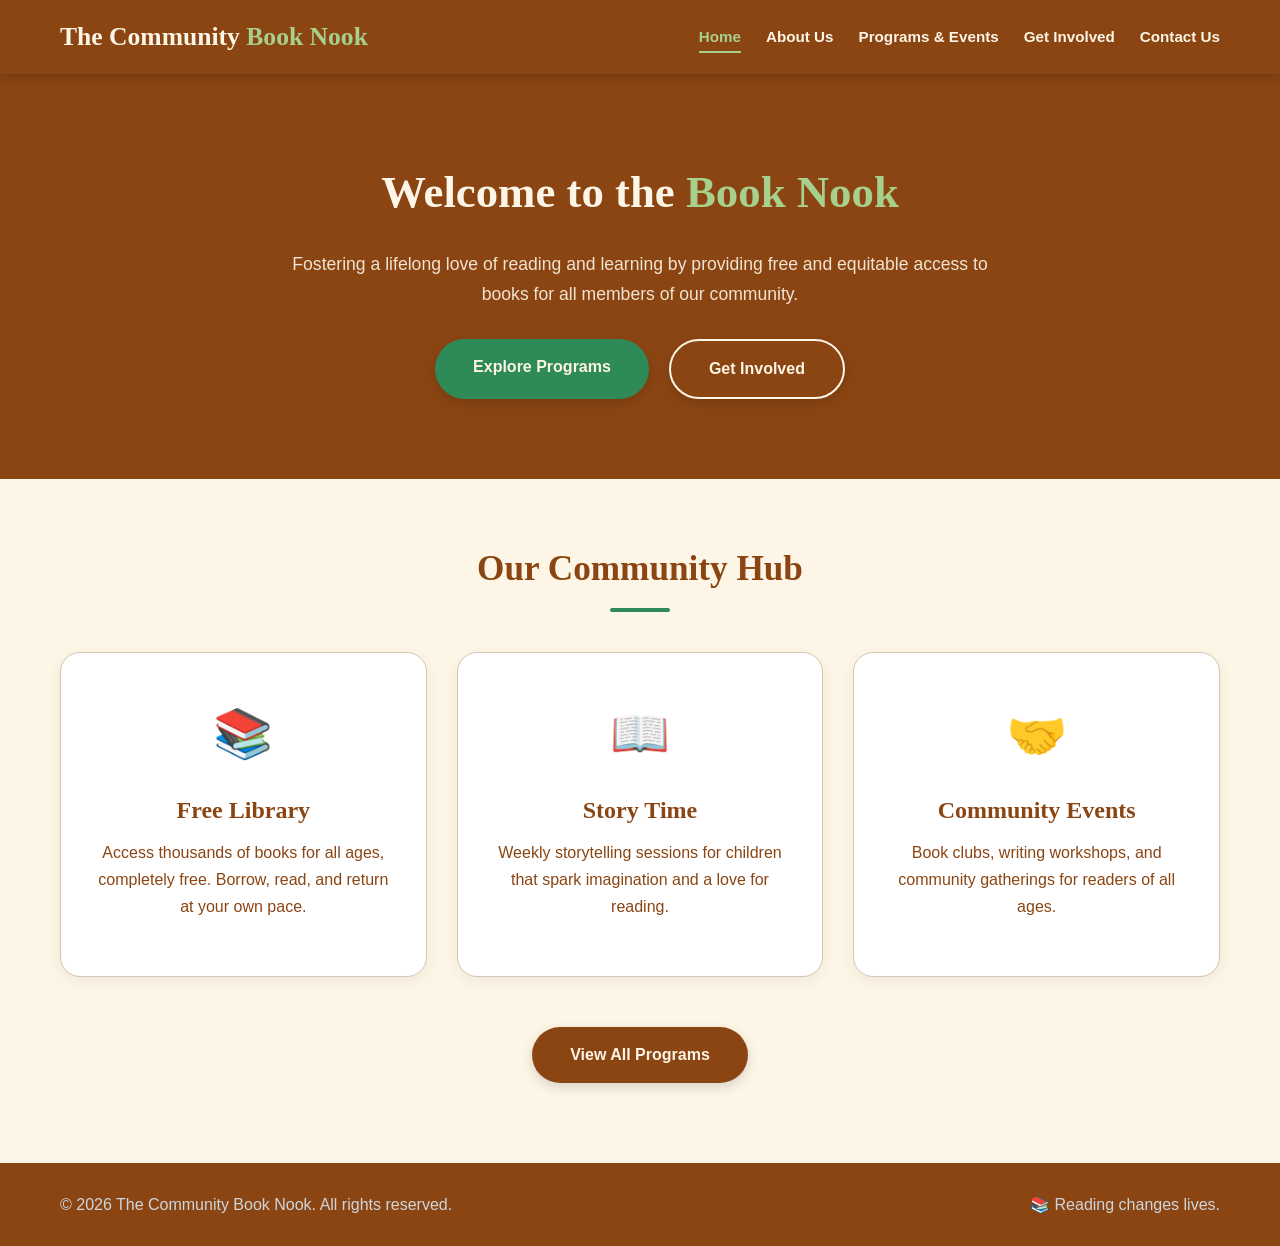
<file: untitled folder 3/index.html>
<!DOCTYPE html>
<html lang="en">
<head>
    <meta charset="UTF-8" />
    <meta name="viewport" content="width=device-width, initial-scale=1.0"/>
    <title>The Community Book Nook | Fostering a Love for Reading</title>
    <!-- SEO Meta Tags -->
    <meta name="description" content="The Community Book Nook provides free and equitable access to books for all. Join our story times, book clubs, and community events in Cape Town.">
    <meta name="keywords" content="community library, free books, Cape Town reading, story time, book club, non-profit library">
    <link rel="stylesheet" href="style.css">
</head>
<body>

<!-- HEADER -->
<header>
    <div class="container nav-container">
        <div class="logo">The Community <span>Book Nook</span></div>
        <ul class="nav-links">
            <li><a href="index.html" class="active">Home</a></li>
            <li><a href="about.html">About Us</a></li>
            <li><a href="programs.html">Programs & Events</a></li>
            <li><a href="get-involved.html">Get Involved</a></li>
            <li><a href="contact.html">Contact Us</a></li>
        </ul>
    </div>
</header>

<!-- HERO SECTION -->
<section style="background: #8B4513; color: #FDF5E6; text-align: center; padding: 80px 0;">
    <div class="container">
        <h1 style="color: #FDF5E6; margin-bottom: 20px;">Welcome to the <span style="color: #A8D08D;">Book Nook</span></h1>
        <p style="max-width: 700px; margin: 0 auto 30px; font-size: 1.1rem; opacity: 0.9;">
            Fostering a lifelong love of reading and learning by providing free and equitable access to books for all members of our community.
        </p>
        <div style="display: flex; gap: 20px; justify-content: center; flex-wrap: wrap;">
            <a href="programs.html" class="btn">Explore Programs</a>
            <a href="get-involved.html" class="btn" style="background: transparent; border: 2px solid #FDF5E6;">Get Involved</a>
        </div>
    </div>
</section>

<!-- COMMUNITY HUB FEATURES -->
<section>
    <div class="container">
        <h2 class="section-title">Our Community Hub</h2>
        
        <div class="feature-grid">
            <!-- Feature 1 -->
            <div class="feature-card">
                <div class="icon">📚</div>
                <h3>Free Library</h3>
                <p>Access thousands of books for all ages, completely free. Borrow, read, and return at your own pace.</p>
            </div>
            
            <!-- Feature 2 -->
            <div class="feature-card">
                <div class="icon">📖</div>
                <h3>Story Time</h3>
                <p>Weekly storytelling sessions for children that spark imagination and a love for reading.</p>
            </div>
            
            <!-- Feature 3 -->
            <div class="feature-card">
                <div class="icon">🤝</div>
                <h3>Community Events</h3>
                <p>Book clubs, writing workshops, and community gatherings for readers of all ages.</p>
            </div>
        </div>

        <div style="text-align: center; margin-top: 50px;">
            <a href="programs.html" class="btn btn-secondary">View All Programs</a>
        </div>
    </div>
</section>

<!-- FOOTER -->
<footer>
    <div class="container">
        <span>&copy; 2026 The Community Book Nook. All rights reserved.</span>
        <span>📚 Reading changes lives.</span>
    </div>
</footer>

<script src="script.js"></script>
</body>
</html>
</file>
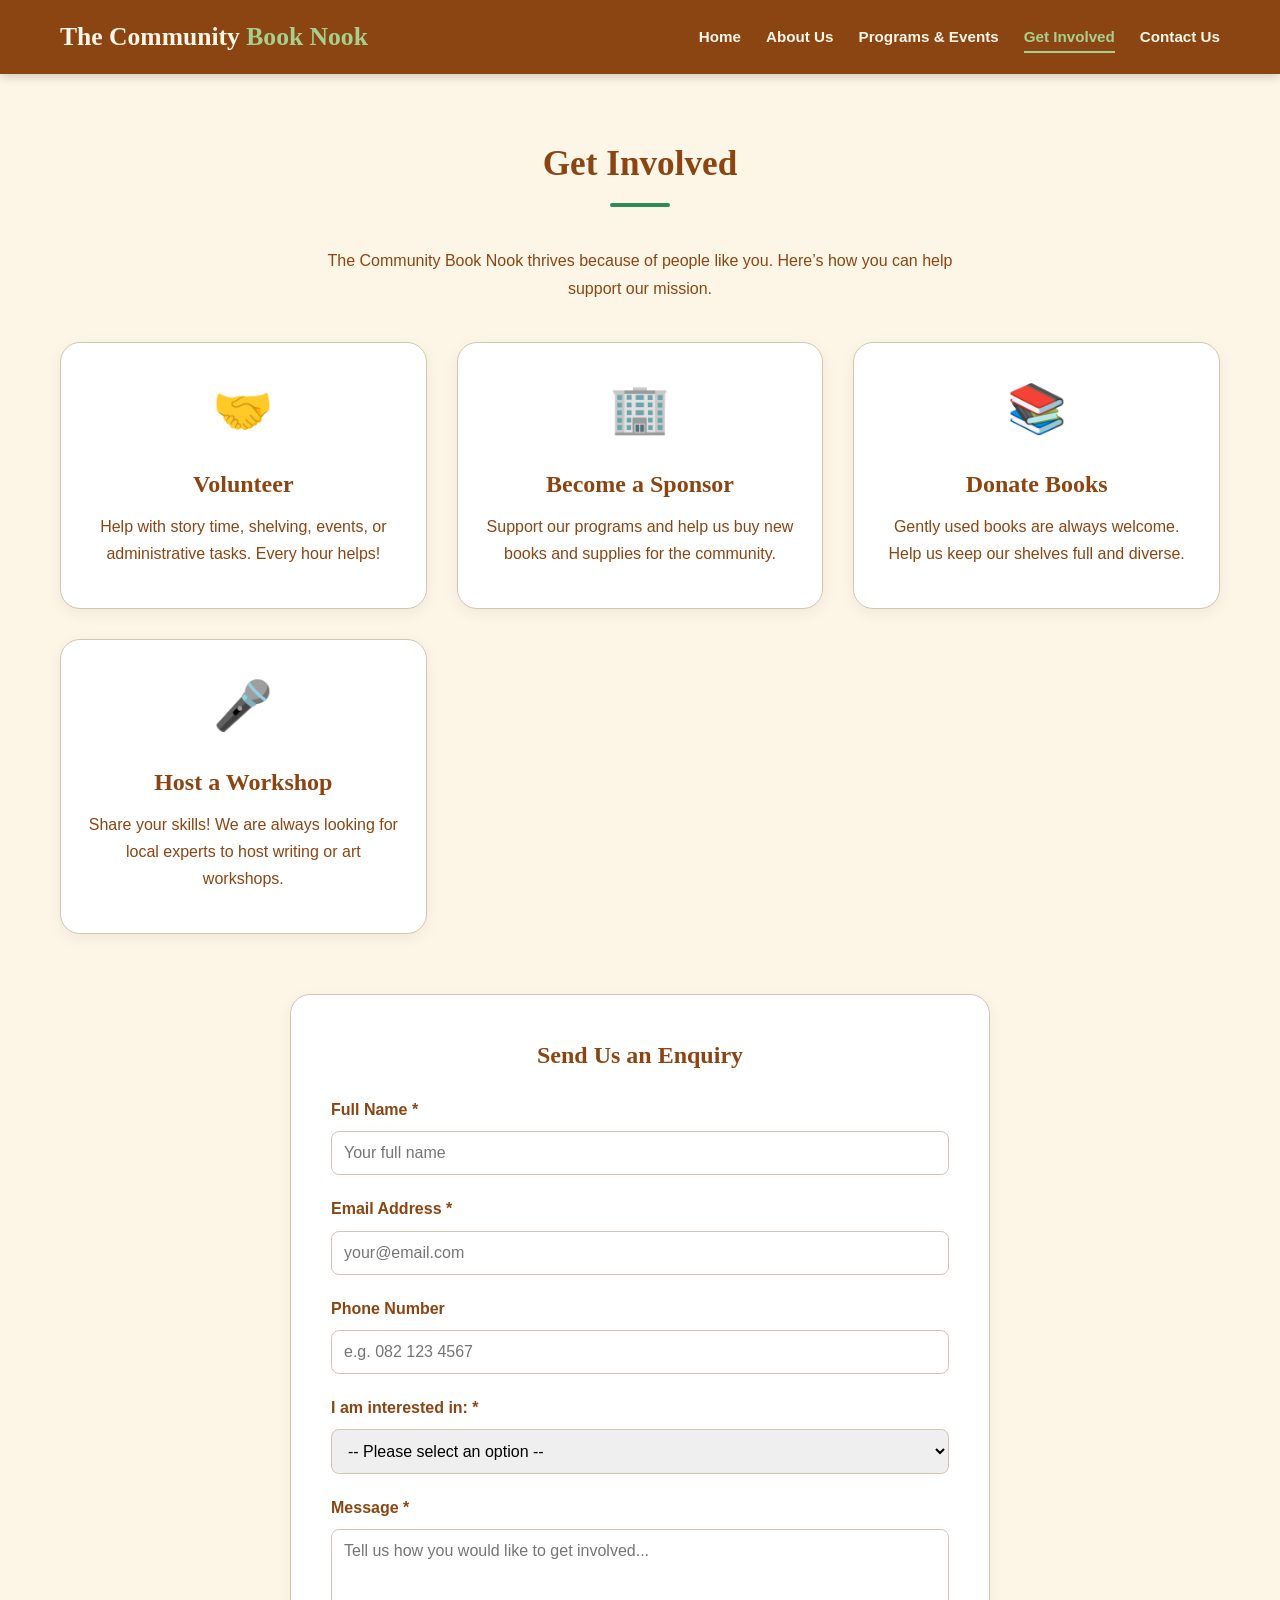
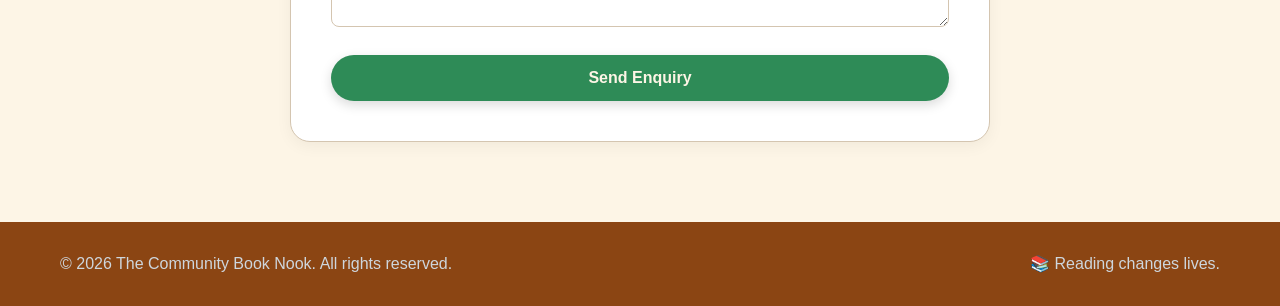
<file: untitled folder 3/get-involved.html>
<!DOCTYPE html>
<html lang="en">
<head>
    <meta charset="UTF-8" />
    <meta name="viewport" content="width=device-width, initial-scale=1.0"/>
    <title>Get Involved | The Community Book Nook</title>
    <!-- SEO Meta Tags -->
    <meta name="description" content="Support The Community Book Nook. Find out how to volunteer, sponsor, donate books, or host a workshop to help our community thrive.">
    <meta name="keywords" content="volunteer library, donate books, sponsor community, library workshop, help community book nook">
    <link rel="stylesheet" href="style.css">
</head>
<body>

<!-- HEADER -->
<header>
    <div class="container nav-container">
        <div class="logo">The Community <span>Book Nook</span></div>
        <ul class="nav-links">
            <li><a href="index.html">Home</a></li>
            <li><a href="about.html">About Us</a></li>
            <li><a href="programs.html">Programs & Events</a></li>
            <li><a href="get-involved.html" class="active">Get Involved</a></li>
            <li><a href="contact.html">Contact Us</a></li>
        </ul>
    </div>
</header>

<!-- GET INVOLVED CONTENT -->
<section>
    <div class="container">
        <h2 class="section-title">Get Involved</h2>
        <p style="text-align:center; max-width:650px; margin:0 auto 2.5rem;">
            The Community Book Nook thrives because of people like you. Here’s how you can help support our mission.
        </p>

        <!-- Ways to Help Grid -->
        <div class="feature-grid" style="margin-bottom: 60px;">
            <div class="feature-card" style="padding: 25px;">
                <div class="icon">🤝</div>
                <h3>Volunteer</h3>
                <p>Help with story time, shelving, events, or administrative tasks. Every hour helps!</p>
            </div>
            <div class="feature-card" style="padding: 25px;">
                <div class="icon">🏢</div>
                <h3>Become a Sponsor</h3>
                <p>Support our programs and help us buy new books and supplies for the community.</p>
            </div>
            <div class="feature-card" style="padding: 25px;">
                <div class="icon">📚</div>
                <h3>Donate Books</h3>
                <p>Gently used books are always welcome. Help us keep our shelves full and diverse.</p>
            </div>
            <div class="feature-card" style="padding: 25px;">
                <div class="icon">🎤</div>
                <h3>Host a Workshop</h3>
                <p>Share your skills! We are always looking for local experts to host writing or art workshops.</p>
            </div>
        </div>

        <!-- Enquiry Form -->
        <div style="max-width: 700px; margin: 0 auto; background: #fff; padding: 40px; border-radius: 20px; border: 1px solid #d4c5b0; box-shadow: 0 4px 16px rgba(0,0,0,0.05);">
            <h3 style="margin-bottom: 20px; text-align: center;">Send Us an Enquiry</h3>
            
            <div class="success-message">✅ Thank you for your enquiry! We will contact you shortly with more information.</div>
            
            <!-- The class "ajax-form" triggers the validation and submission logic in script.js -->
            <form class="ajax-form">
                <div class="form-group">
                    <label for="fullName">Full Name *</label>
                    <input type="text" id="fullName" required placeholder="Your full name">
                    <span class="error-message">This field is required.</span>
                </div>
                
                <div class="form-group">
                    <label for="email">Email Address *</label>
                    <input type="email" id="email" required placeholder="your@email.com">
                    <span class="error-message">This field is required.</span>
                </div>

                <div class="form-group">
                    <label for="phone">Phone Number</label>
                    <input type="tel" id="phone" placeholder="e.g. 082 123 4567">
                </div>
                
                <div class="form-group">
                    <label for="interest">I am interested in: *</label>
                    <select id="interest" required>
                        <option value="">-- Please select an option --</option>
                        <option value="volunteer">Volunteering</option>
                        <option value="sponsor">Becoming a Sponsor</option>
                        <option value="donate">Donating Books</option>
                        <option value="host">Hosting a Workshop</option>
                    </select>
                    <span class="error-message">Please select an option.</span>
                </div>

                <div class="form-group">
                    <label for="message">Message *</label>
                    <textarea id="message" rows="4" required placeholder="Tell us how you would like to get involved..."></textarea>
                    <span class="error-message">This field is required.</span>
                </div>
                
                <button type="submit" class="btn" style="width: 100%;">Send Enquiry</button>
            </form>
        </div>

    </div>
</section>

<!-- FOOTER -->
<footer>
    <div class="container">
        <span>&copy; 2026 The Community Book Nook. All rights reserved.</span>
        <span>📚 Reading changes lives.</span>
    </div>
</footer>

<script src="script.js"></script>
</body>
</html>
</file>
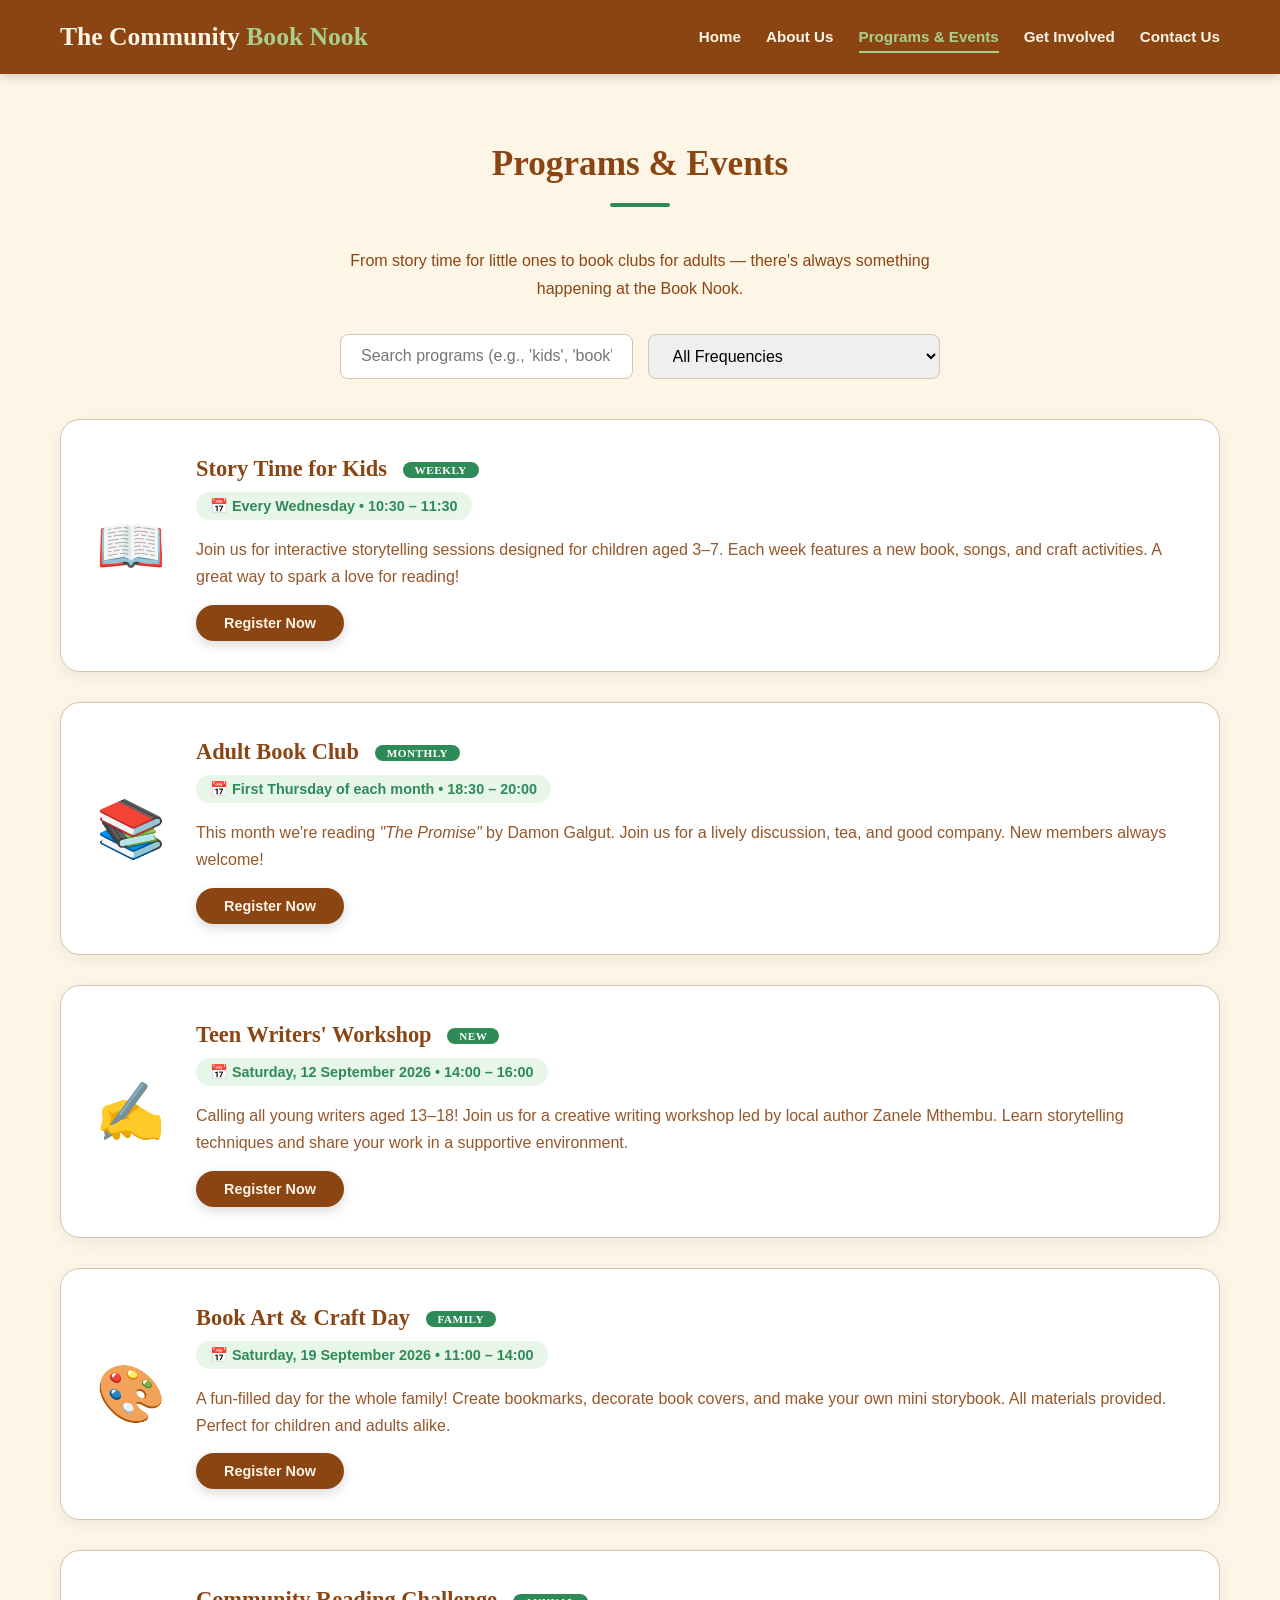
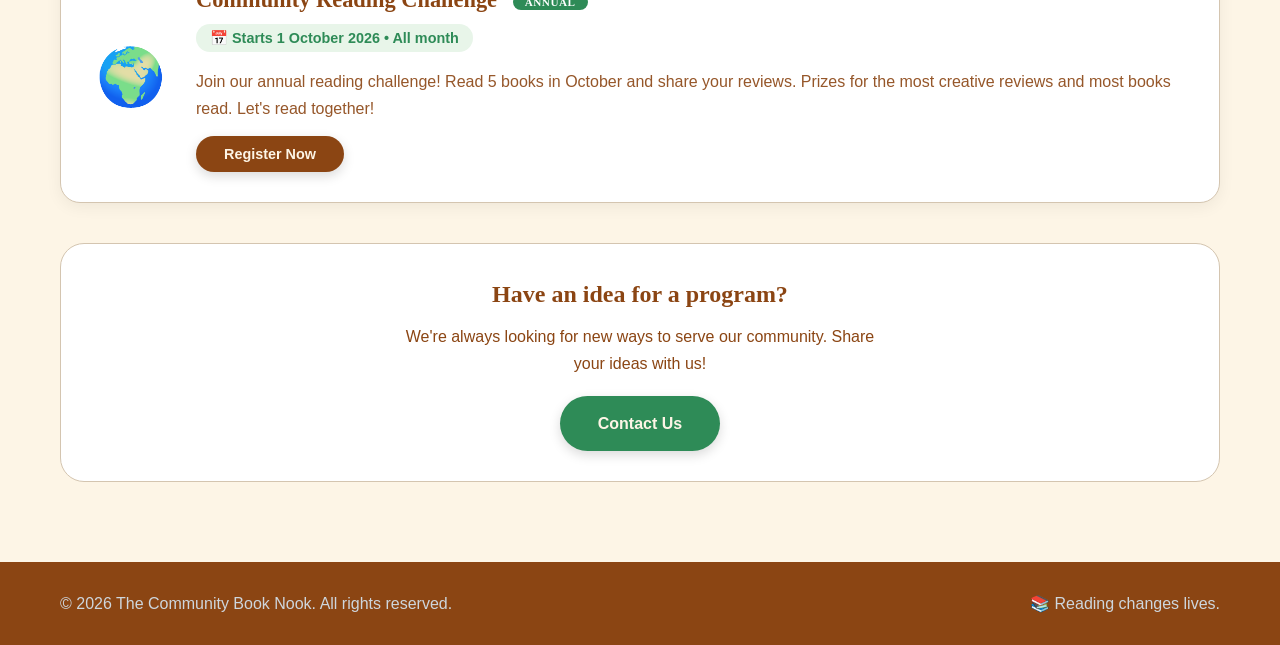
<file: untitled folder 3/programs.html>
<!DOCTYPE html>
<html lang="en">
<head>
    <meta charset="UTF-8" />
    <meta name="viewport" content="width=device-width, initial-scale=1.0"/>
    <title>Programs & Events | The Community Book Nook</title>
    <!-- SEO Meta Tags -->
    <meta name="description" content="Explore weekly story times, monthly book clubs, and creative workshops at The Community Book Nook. Find events for all ages in Cape Town.">
    <meta name="keywords" content="community library events, kids story time, adult book club, teen writing workshop, Cape Town library">
    <link rel="stylesheet" href="style.css">
    <!-- Leaflet Map CSS (if needed later) -->
</head>
<body>

<!-- HEADER -->
<header>
    <div class="container nav-container">
        <div class="logo">The Community <span>Book Nook</span></div>
        <ul class="nav-links">
            <li><a href="index.html">Home</a></li>
            <li><a href="about.html">About Us</a></li>
            <li><a href="programs.html" class="active">Programs & Events</a></li>
            <li><a href="get-involved.html">Get Involved</a></li>
            <li><a href="contact.html">Contact Us</a></li>
        </ul>
    </div>
</header>

<!-- PROGRAMS CONTENT -->
<section>
    <div class="container">
        <h2 class="section-title">Programs & Events</h2>
        <p style="text-align:center; max-width:650px; margin:0 auto 2rem;">
            From story time for little ones to book clubs for adults — there's always something happening at the Book Nook.
        </p>

        <!-- Dynamic Search & Filter -->
        <div class="search-bar">
            <input type="text" id="searchInput" placeholder="Search programs (e.g., 'kids', 'book')..." aria-label="Search programs">
            <select id="filterSelect" aria-label="Filter by frequency">
                <option value="all">All Frequencies</option>
                <option value="weekly">Weekly</option>
                <option value="monthly">Monthly</option>
                <option value="new">New</option>
                <option value="family">Family</option>
                <option value="annual">Annual</option>
            </select>
        </div>

        <!-- Program 1 -->
        <div class="program-card">
            <div class="icon">📖</div>
            <div class="info">
                <h3>Story Time for Kids <span class="badge">Weekly</span></h3>
                <div class="date">📅 Every Wednesday • 10:30 – 11:30</div>
                <p>Join us for interactive storytelling sessions designed for children aged 3–7. Each week features a new book, songs, and craft activities. A great way to spark a love for reading!</p>
                <button class="btn btn-secondary open-modal" style="padding:10px 28px; font-size:0.9rem;">Register Now</button>
            </div>
        </div>

        <!-- Program 2 -->
        <div class="program-card">
            <div class="icon">📚</div>
            <div class="info">
                <h3>Adult Book Club <span class="badge">Monthly</span></h3>
                <div class="date">📅 First Thursday of each month • 18:30 – 20:00</div>
                <p>This month we're reading <em>"The Promise"</em> by Damon Galgut. Join us for a lively discussion, tea, and good company. New members always welcome!</p>
                <button class="btn btn-secondary open-modal" style="padding:10px 28px; font-size:0.9rem;">Register Now</button>
            </div>
        </div>

        <!-- Program 3 -->
        <div class="program-card">
            <div class="icon">✍️</div>
            <div class="info">
                <h3>Teen Writers' Workshop <span class="badge">New</span></h3>
                <div class="date">📅 Saturday, 12 September 2026 • 14:00 – 16:00</div>
                <p>Calling all young writers aged 13–18! Join us for a creative writing workshop led by local author Zanele Mthembu. Learn storytelling techniques and share your work in a supportive environment.</p>
                <button class="btn btn-secondary open-modal" style="padding:10px 28px; font-size:0.9rem;">Register Now</button>
            </div>
        </div>

        <!-- Program 4 -->
        <div class="program-card">
            <div class="icon">🎨</div>
            <div class="info">
                <h3>Book Art & Craft Day <span class="badge">Family</span></h3>
                <div class="date">📅 Saturday, 19 September 2026 • 11:00 – 14:00</div>
                <p>A fun-filled day for the whole family! Create bookmarks, decorate book covers, and make your own mini storybook. All materials provided. Perfect for children and adults alike.</p>
                <button class="btn btn-secondary open-modal" style="padding:10px 28px; font-size:0.9rem;">Register Now</button>
            </div>
        </div>

        <!-- Program 5 -->
        <div class="program-card">
            <div class="icon">🌍</div>
            <div class="info">
                <h3>Community Reading Challenge <span class="badge">Annual</span></h3>
                <div class="date">📅 Starts 1 October 2026 • All month</div>
                <p>Join our annual reading challenge! Read 5 books in October and share your reviews. Prizes for the most creative reviews and most books read. Let's read together!</p>
                <button class="btn btn-secondary open-modal" style="padding:10px 28px; font-size:0.9rem;">Register Now</button>
            </div>
        </div>

        <!-- Call to Action -->
        <div style="text-align:center; margin-top:40px; padding:30px 20px; background:#fff; border-radius:24px; border:1px solid #d4c5b0;">
            <h3 style="margin-bottom:8px;">Have an idea for a program?</h3>
            <p style="max-width:500px; margin:0 auto 18px;">We're always looking for new ways to serve our community. Share your ideas with us!</p>
            <a href="contact.html" class="btn">Contact Us</a>
        </div>
    </div>
</section>

<!-- MODAL -->
<div id="registrationModal" class="modal">
    <div class="modal-content">
        <span class="close-modal">&times;</span>
        <h2 style="margin-bottom: 15px;">Register for an Event</h2>
        <p style="margin-bottom: 20px;">Please fill out the form below to secure your spot. We will email you the details!</p>
        <form class="ajax-form">
            <div class="form-group">
                <label for="regName">Full Name *</label>
                <input type="text" id="regName" required placeholder="Your name">
                <span class="error-message">This field is required.</span>
            </div>
            <div class="form-group">
                <label for="regEmail">Email Address *</label>
                <input type="email" id="regEmail" required placeholder="your@email.com">
                <span class="error-message">This field is required.</span>
            </div>
            <button type="submit" class="btn" style="width: 100%;">Submit Registration</button>
        </form>
        <div class="success-message">✅ Successfully registered! Check your email for details.</div>
    </div>
</div>

<!-- FOOTER -->
<footer>
    <div class="container">
        <span>&copy; 2026 The Community Book Nook. All rights reserved.</span>
        <span>📚 Reading changes lives.</span>
    </div>
</footer>

<!-- Link to external JS -->
<script src="script.js"></script>
</body>
</html>
</file>
<file: untitled folder 3/style.css>
/* =========================================
   RESET & BASE
   ========================================= */
* { 
    margin: 0; 
    padding: 0; 
    box-sizing: border-box; 
}
body {
    font-family: 'Verdana', sans-serif;
    background-color: #FDF5E6;
    color: #8B4513;
    line-height: 1.7;
}
a { 
    text-decoration: none; 
    color: inherit; 
}
.container { 
    max-width: 1200px; 
    margin: 0 auto; 
    padding: 0 20px; 
}

/* =========================================
   TYPOGRAPHY
   ========================================= */
h1, h2, h3, h4 { 
    font-family: 'Georgia', serif; 
    font-weight: 700; 
}
h1 { font-size: 2.8rem; }
h2 { font-size: 2.2rem; margin-bottom: 0.5rem; }
h3 { font-size: 1.5rem; margin-bottom: 0.5rem; }
p { margin-bottom: 1rem; }

.section-title { 
    text-align: center; 
    margin-bottom: 2.5rem; 
    position: relative; 
}
.section-title::after {
    content: ''; 
    display: block; 
    width: 60px; 
    height: 4px;
    background: #2E8B57; 
    margin: 10px auto 0; 
    border-radius: 4px;
}

/* =========================================
   HEADER / NAVIGATION
   ========================================= */
header { 
    background: #8B4513; 
    padding: 15px 0; 
    position: sticky; 
    top: 0; 
    z-index: 100; 
    box-shadow: 0 2px 10px rgba(0,0,0,0.2); 
}
.nav-container { 
    display: flex; 
    justify-content: space-between; 
    align-items: center; 
    flex-wrap: wrap; 
}
.logo { 
    color: #FDF5E6; 
    font-family: 'Georgia', serif; 
    font-weight: 700; 
    font-size: 1.6rem; 
}
.logo span { 
    color: #A8D08D; 
}
.nav-links { 
    display: flex; 
    list-style: none; 
    gap: 25px; 
    flex-wrap: wrap; 
}
.nav-links a { 
    color: #FDF5E6; 
    font-weight: 600; 
    font-size: 0.95rem; 
    padding: 6px 0; 
    border-bottom: 2px solid transparent; 
    transition: border-color 0.3s, color 0.3s; 
}
.nav-links a:hover, 
.nav-links a.active { 
    border-bottom-color: #A8D08D; 
    color: #A8D08D; 
}

/* =========================================
   BUTTONS
   ========================================= */
.btn { 
    display: inline-block; 
    background: #2E8B57; 
    color: #FDF5E6; 
    padding: 14px 38px; 
    border-radius: 50px; 
    font-weight: 700; 
    font-size: 1rem; 
    transition: transform 0.2s, box-shadow 0.3s; 
    box-shadow: 0 4px 12px rgba(0,0,0,0.15); 
    border: none; 
    cursor: pointer; 
    text-align: center;
}
.btn:hover { 
    transform: translateY(-3px); 
    box-shadow: 0 8px 20px rgba(0,0,0,0.25); 
}
.btn-secondary { 
    background: #8B4513; 
    color: #FDF5E6; 
}
.btn-secondary:hover { 
    background: #6b3410; 
}

/* =========================================
   GENERAL SECTIONS
   ========================================= */
section { 
    padding: 60px 0; 
}

/* =========================================
   HOME PAGE FEATURES
   ========================================= */
.feature-grid {
    display: grid;
    grid-template-columns: repeat(auto-fit, minmax(280px, 1fr));
    gap: 30px;
    margin-top: 30px;
}
.feature-card {
    background: #fff;
    padding: 40px 30px;
    border-radius: 20px;
    border: 1px solid #d4c5b0;
    text-align: center;
    box-shadow: 0 4px 16px rgba(0,0,0,0.06);
    transition: transform 0.2s;
}
.feature-card:hover {
    transform: translateY(-5px);
}
.feature-card .icon {
    font-size: 3rem;
    margin-bottom: 15px;
}

/* =========================================
   ABOUT PAGE
   ========================================= */
.about-grid {
    display: grid;
    grid-template-columns: 1fr 1fr;
    gap: 40px;
    align-items: center;
    margin-bottom: 50px;
}
.about-image {
    width: 100%;
    border-radius: 20px;
    box-shadow: 0 4px 16px rgba(0,0,0,0.1);
}
.about-text h3 {
    margin-bottom: 15px;
    color: #2E8B57;
}
.mission-vision {
    display: grid;
    grid-template-columns: 1fr 1fr;
    gap: 20px;
    margin-top: 30px;
}
.mv-card {
    background: #fff;
    padding: 25px;
    border-radius: 15px;
    border-left: 5px solid #2E8B57;
    box-shadow: 0 4px 16px rgba(0,0,0,0.06);
}

/* =========================================
   PROGRAMS PAGE: CARDS & SEARCH
   ========================================= */
.search-bar { 
    display: flex; 
    gap: 15px; 
    max-width: 600px; 
    margin: 0 auto 40px; 
    flex-wrap: wrap; 
    justify-content: center; 
}
.search-bar input, 
.search-bar select { 
    padding: 12px 20px; 
    border: 1px solid #d4c5b0; 
    border-radius: 8px; 
    font-family: inherit; 
    font-size: 1rem; 
    flex: 1; 
    min-width: 200px; 
    outline: none; 
}
.search-bar input:focus, 
.search-bar select:focus { 
    border-color: #2E8B57; 
}

.program-card { 
    background: #fff; 
    border-radius: 20px; 
    padding: 30px 35px; 
    margin-bottom: 30px; 
    box-shadow: 0 4px 16px rgba(0,0,0,0.06); 
    border: 1px solid #d4c5b0; 
    display: flex; 
    gap: 30px; 
    flex-wrap: wrap; 
    align-items: center; 
    transition: transform 0.2s; 
}
.program-card:hover { 
    transform: translateY(-3px); 
    box-shadow: 0 8px 28px rgba(0,0,0,0.08); 
}
.program-card .icon { 
    font-size: 3.5rem; 
    flex: 0 0 70px; 
    text-align: center; 
}
.program-card .info { 
    flex: 1; 
    min-width: 200px; 
}
.program-card .info h3 { 
    margin-bottom: 4px; 
    font-size: 1.4rem; 
}
.program-card .info .date { 
    font-weight: 600; 
    color: #2E8B57; 
    font-size: 0.9rem; 
    display: inline-block; 
    background: #e8f5e9; 
    padding: 2px 14px; 
    border-radius: 20px; 
    margin-bottom: 8px; 
}
.program-card .info p { 
    margin: 8px 0 14px; 
    opacity: 0.9; 
}
.badge { 
    background: #2E8B57; 
    color: #fff; 
    font-size: 0.7rem; 
    font-weight: 700; 
    text-transform: uppercase; 
    padding: 2px 12px; 
    border-radius: 20px; 
    margin-left: 10px; 
    vertical-align: middle; 
    letter-spacing: 0.5px; 
}

/* =========================================
   MODAL
   ========================================= */
.modal { 
    display: none; 
    position: fixed; 
    top: 0; 
    left: 0; 
    width: 100%; 
    height: 100%; 
    background: rgba(0,0,0,0.5); 
    z-index: 1000; 
    justify-content: center; 
    align-items: center; 
}
.modal.active { 
    display: flex; 
}
.modal-content { 
    background: #FDF5E6; 
    padding: 40px; 
    border-radius: 20px; 
    max-width: 500px; 
    width: 90%; 
    position: relative; 
    text-align: center; 
    border: 2px solid #8B4513; 
}
.close-modal { 
    position: absolute; 
    top: 15px; 
    right: 20px; 
    font-size: 1.5rem; 
    cursor: pointer; 
    color: #8B4513; 
}
.close-modal:hover { 
    color: #2E8B57; 
}

/* =========================================
   FORMS & VALIDATION
   ========================================= */
.form-group { 
    margin-bottom: 20px; 
    text-align: left; 
}
.form-group label { 
    display: block; 
    margin-bottom: 8px; 
    font-weight: 600; 
}
.form-group input, 
.form-group textarea, 
.form-group select { 
    width: 100%; 
    padding: 12px; 
    border: 1px solid #d4c5b0; 
    border-radius: 8px; 
    font-family: inherit; 
    font-size: 1rem; 
}
.form-group input:focus, 
.form-group textarea:focus, 
.form-group select:focus {
    outline: none;
    border-color: #2E8B57;
}
.error-message { 
    color: #d32f2f; 
    font-size: 0.85rem; 
    margin-top: 5px; 
    display: none; 
}
.input-error { 
    border-color: #d32f2f !important; 
}
.success-message { 
    display: none; 
    background: #e8f5e9; 
    color: #2E8B57; 
    padding: 20px; 
    border-radius: 8px; 
    margin-bottom: 20px; 
    text-align: center; 
    font-weight: bold; 
    border: 1px solid #2E8B57; 
}

/* =========================================
   INTERACTIVE MAP
   ========================================= */
#map { 
    height: 400px; 
    width: 100%; 
    border-radius: 20px; 
    margin-top: 20px; 
    border: 2px solid #d4c5b0; 
    z-index: 1; 
}

/* =========================================
   FOOTER
   ========================================= */
footer { 
    background: #8B4513; 
    color: #ced6dd; 
    padding: 28px 0; 
    text-align: center; 
    margin-top: 20px; 
}
footer .container { 
    display: flex; 
    justify-content: space-between; 
    flex-wrap: wrap; 
    align-items: center; 
}
footer a { 
    color: #A8D08D; 
}

/* =========================================
   RESPONSIVE DESIGN (MEDIA QUERIES)
   ========================================= */
@media (max-width: 768px) {
    .nav-container { 
        flex-direction: column; 
        gap: 12px; 
    }
    .nav-links { 
        justify-content: center; 
        gap: 14px; 
    }
    .program-card { 
        flex-direction: column; 
        text-align: center; 
        padding: 25px 20px; 
    }
    .program-card .icon { 
        flex: 0 0 auto; 
    }
    .about-grid, 
    .mission-vision { 
        grid-template-columns: 1fr; 
    }
    footer .container {
        flex-direction: column;
        gap: 10px;
    }
}
</file>
